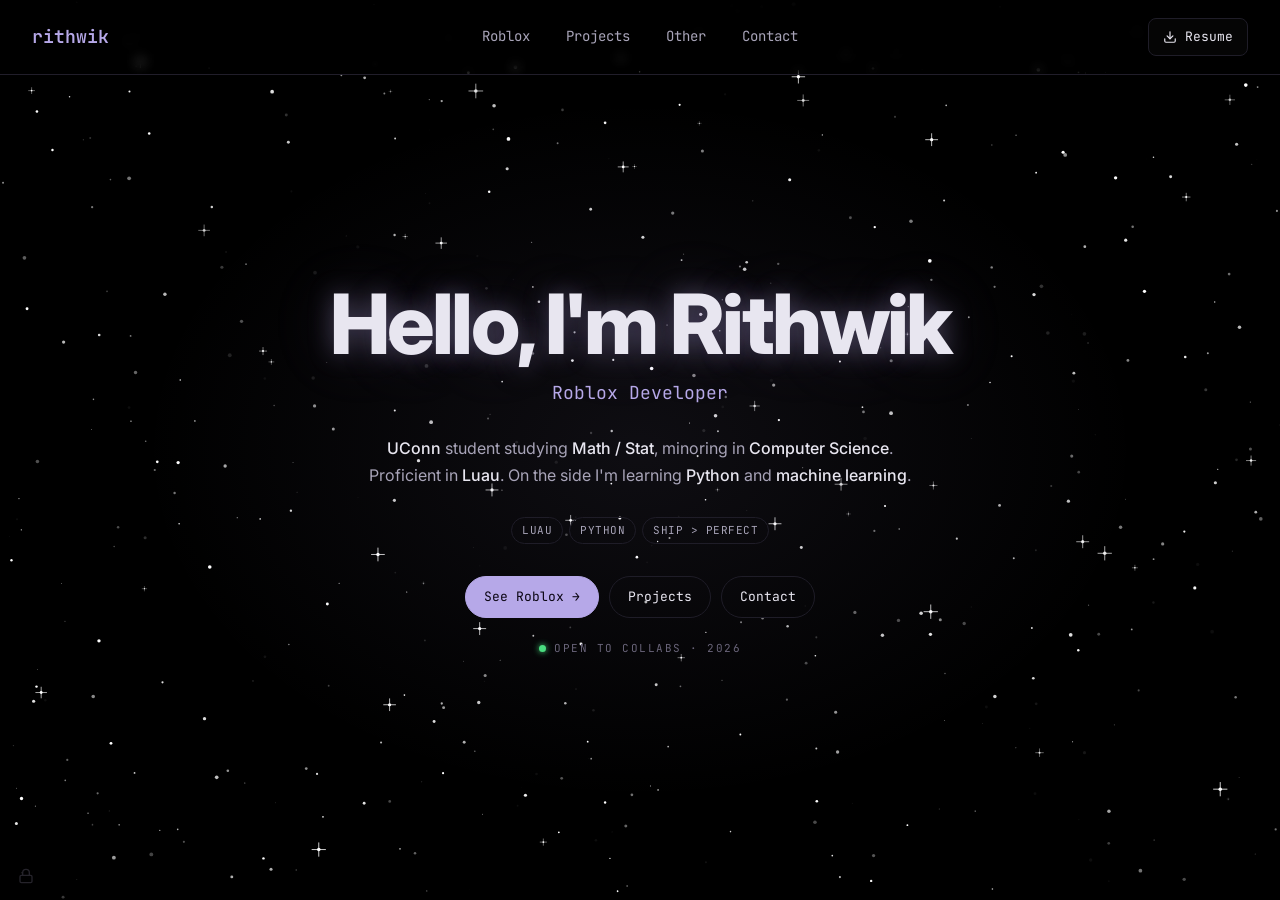
<file: index.html>
<!DOCTYPE html>
<html lang="en">
<head>
<meta charset="UTF-8"/>
<meta name="viewport" content="width=device-width, initial-scale=1.0"/>
<title>Rithwik — Dev</title>
<link rel="preconnect" href="https://fonts.googleapis.com"/>
<link rel="preconnect" href="https://fonts.gstatic.com" crossorigin/>
<link href="https://fonts.googleapis.com/css2?family=JetBrains+Mono:wght@400;500;600&family=Inter:wght@400;500;600;700;800&display=swap" rel="stylesheet"/>
<link rel="stylesheet" href="style.css"/>
</head>
<body class="no-scroll">

<canvas id="stars"></canvas>
<div class="vignette"></div>

<header class="topnav">
  <a class="brand" href="index.html">rithwik</a>
  <nav class="nav-tabs">
    <a class="nav-tab" href="roblox.html">Roblox</a>
    <a class="nav-tab" href="projects.html">Projects</a>
    <a class="nav-tab" href="other.html">Other</a>
    <a class="nav-tab" href="contact.html">Contact</a>
  </nav>
  <a class="resume-btn" href="Rithwik_Mohanty_Resume.pdf" download>
    <svg viewBox="0 0 24 24" fill="none" stroke="currentColor" stroke-width="2" stroke-linecap="round" stroke-linejoin="round"><path d="M21 15v4a2 2 0 0 1-2 2H5a2 2 0 0 1-2-2v-4"/><polyline points="7 10 12 15 17 10"/><line x1="12" y1="15" x2="12" y2="3"/></svg>
    Resume
  </a>
</header>

<main class="landing">
  <div class="landing-inner">
    <h1>Hello, I'm Rithwik</h1>
    <div class="subline">Roblox Developer</div>
    <p class="about">
      <strong>UConn</strong> student studying <strong>Math / Stat</strong>, minoring in <strong>Computer Science</strong>. Proficient in <strong>Luau</strong>. On the side I'm learning <strong>Python</strong> and <strong>machine learning</strong>.
    </p>
    <div class="pillows">
      <span class="pill">LUAU</span>
      <span class="pill">PYTHON</span>
      <span class="pill">SHIP &gt; PERFECT</span>
    </div>
    <div class="quick-nav">
      <a class="qbtn primary" href="roblox.html">See Roblox →</a>
      <a class="qbtn" href="projects.html">Projects</a>
      <a class="qbtn" href="contact.html">Contact</a>
    </div>
    <div class="pulse-row"><span class="pulse"></span>open to collabs · 2026</div>
  </div>
</main>

<a class="secret-lock" href="room.html" aria-label="?">
  <svg viewBox="0 0 24 24" fill="none" stroke="currentColor" stroke-width="2" stroke-linecap="round" stroke-linejoin="round"><rect x="3" y="11" width="18" height="11" rx="2" ry="2"/><path d="M7 11V7a5 5 0 0 1 10 0v4"/></svg>
</a>

<script src="stars.js"></script>
<script src="transitions.js"></script>
<script src="email-form.js"></script>
<script src="lightbox.js"></script>
</body>
</html>
</file>
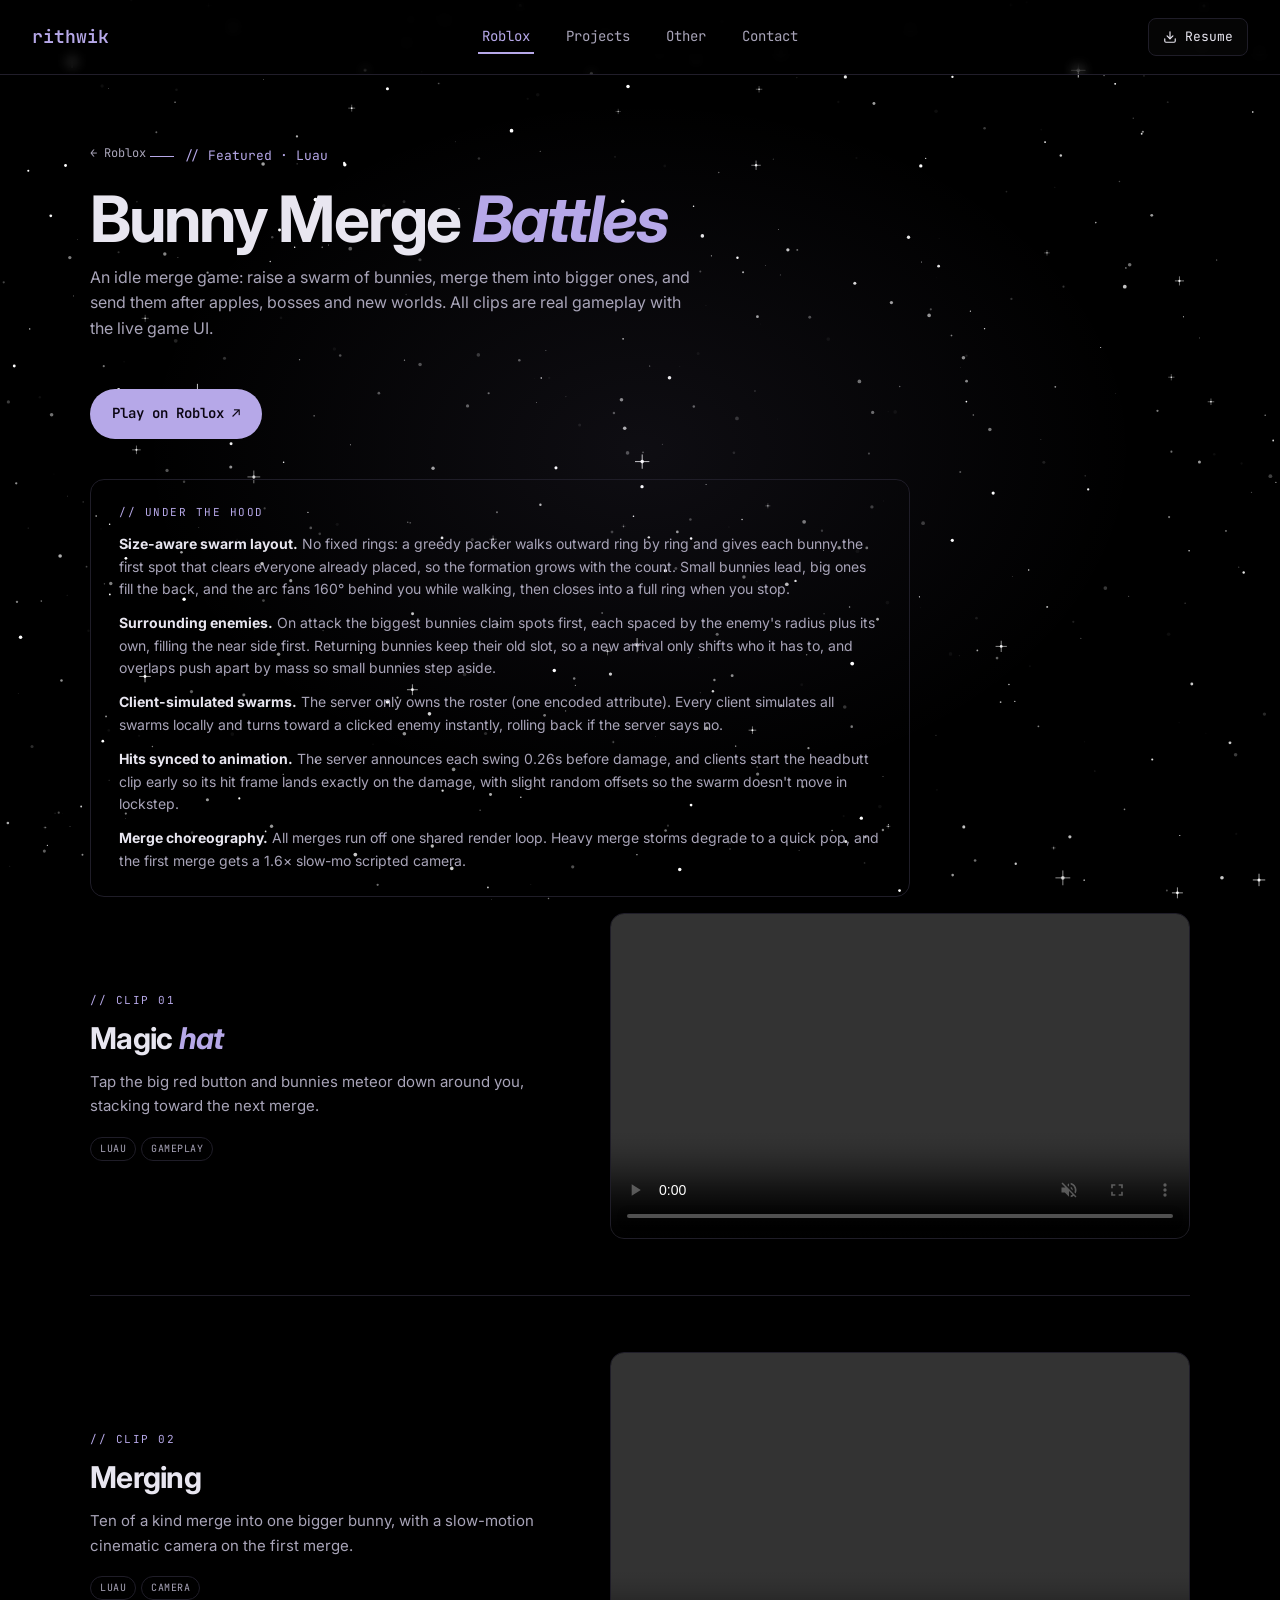
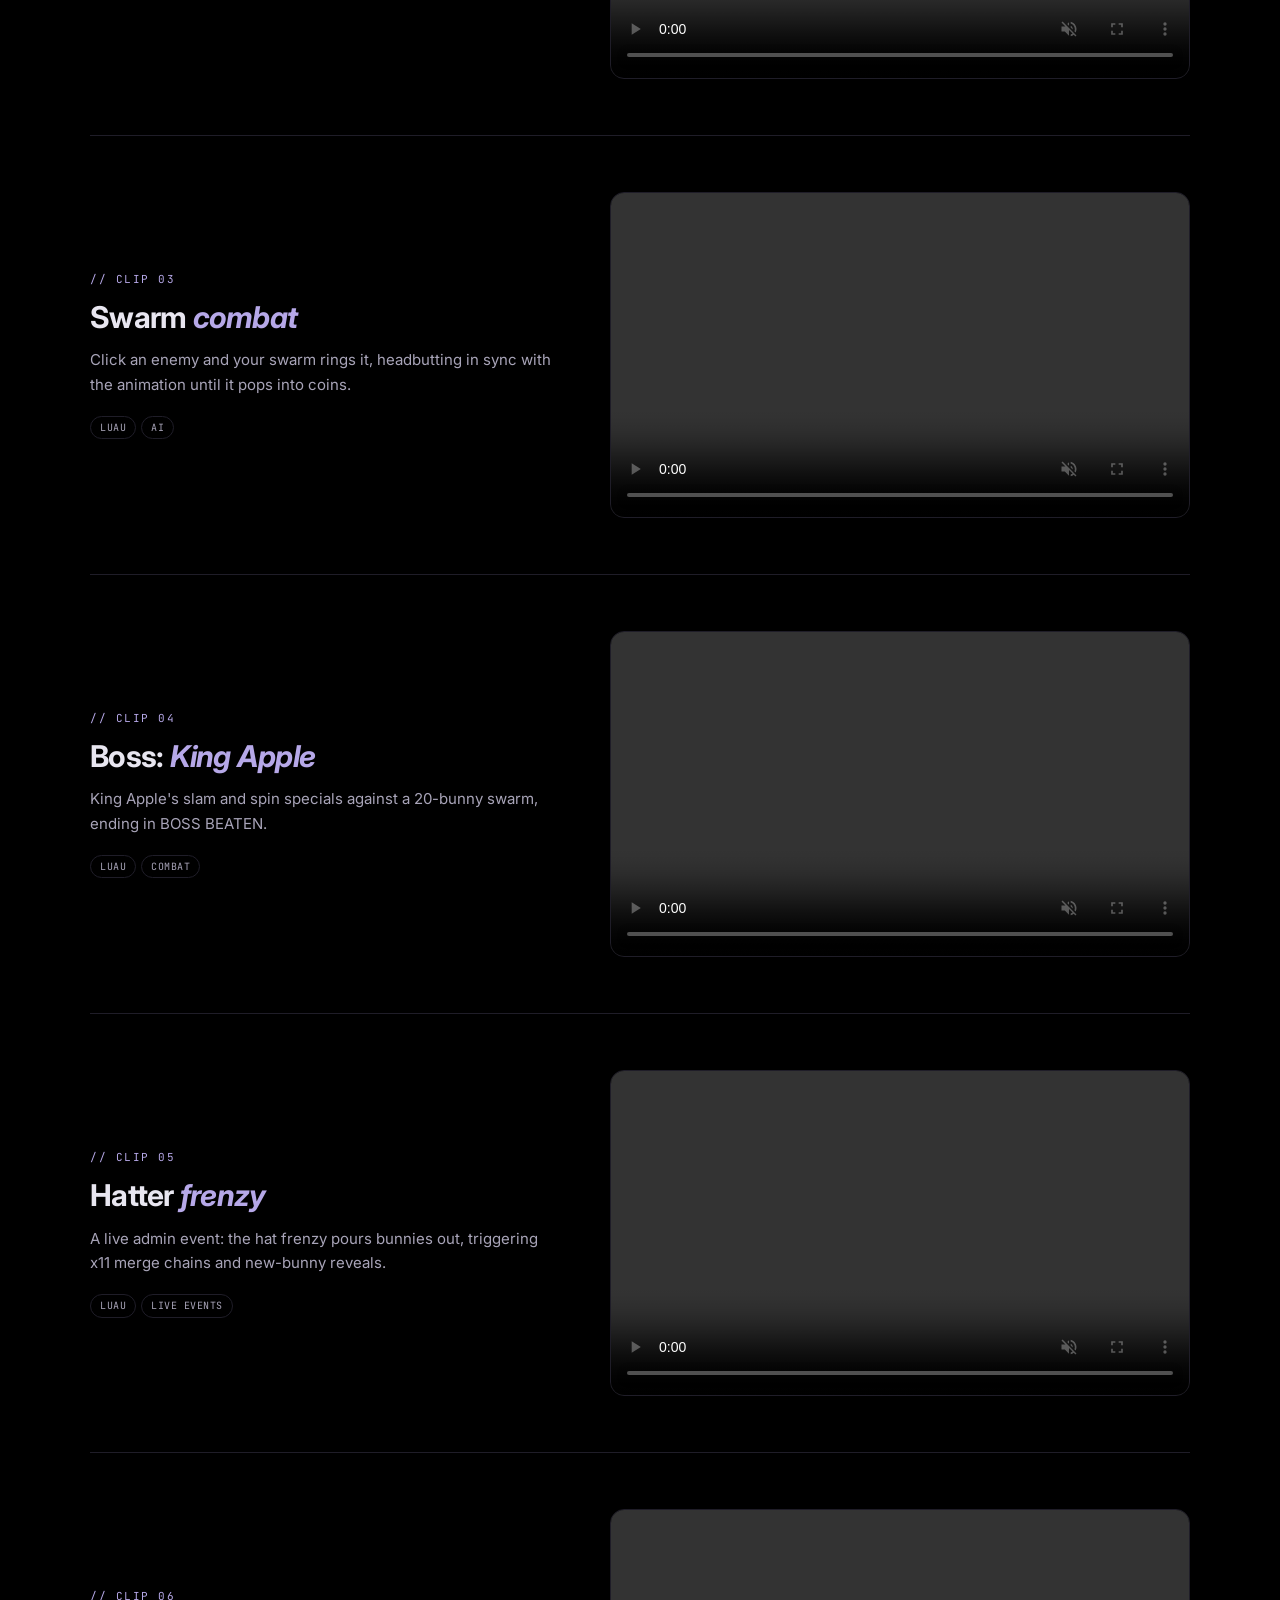
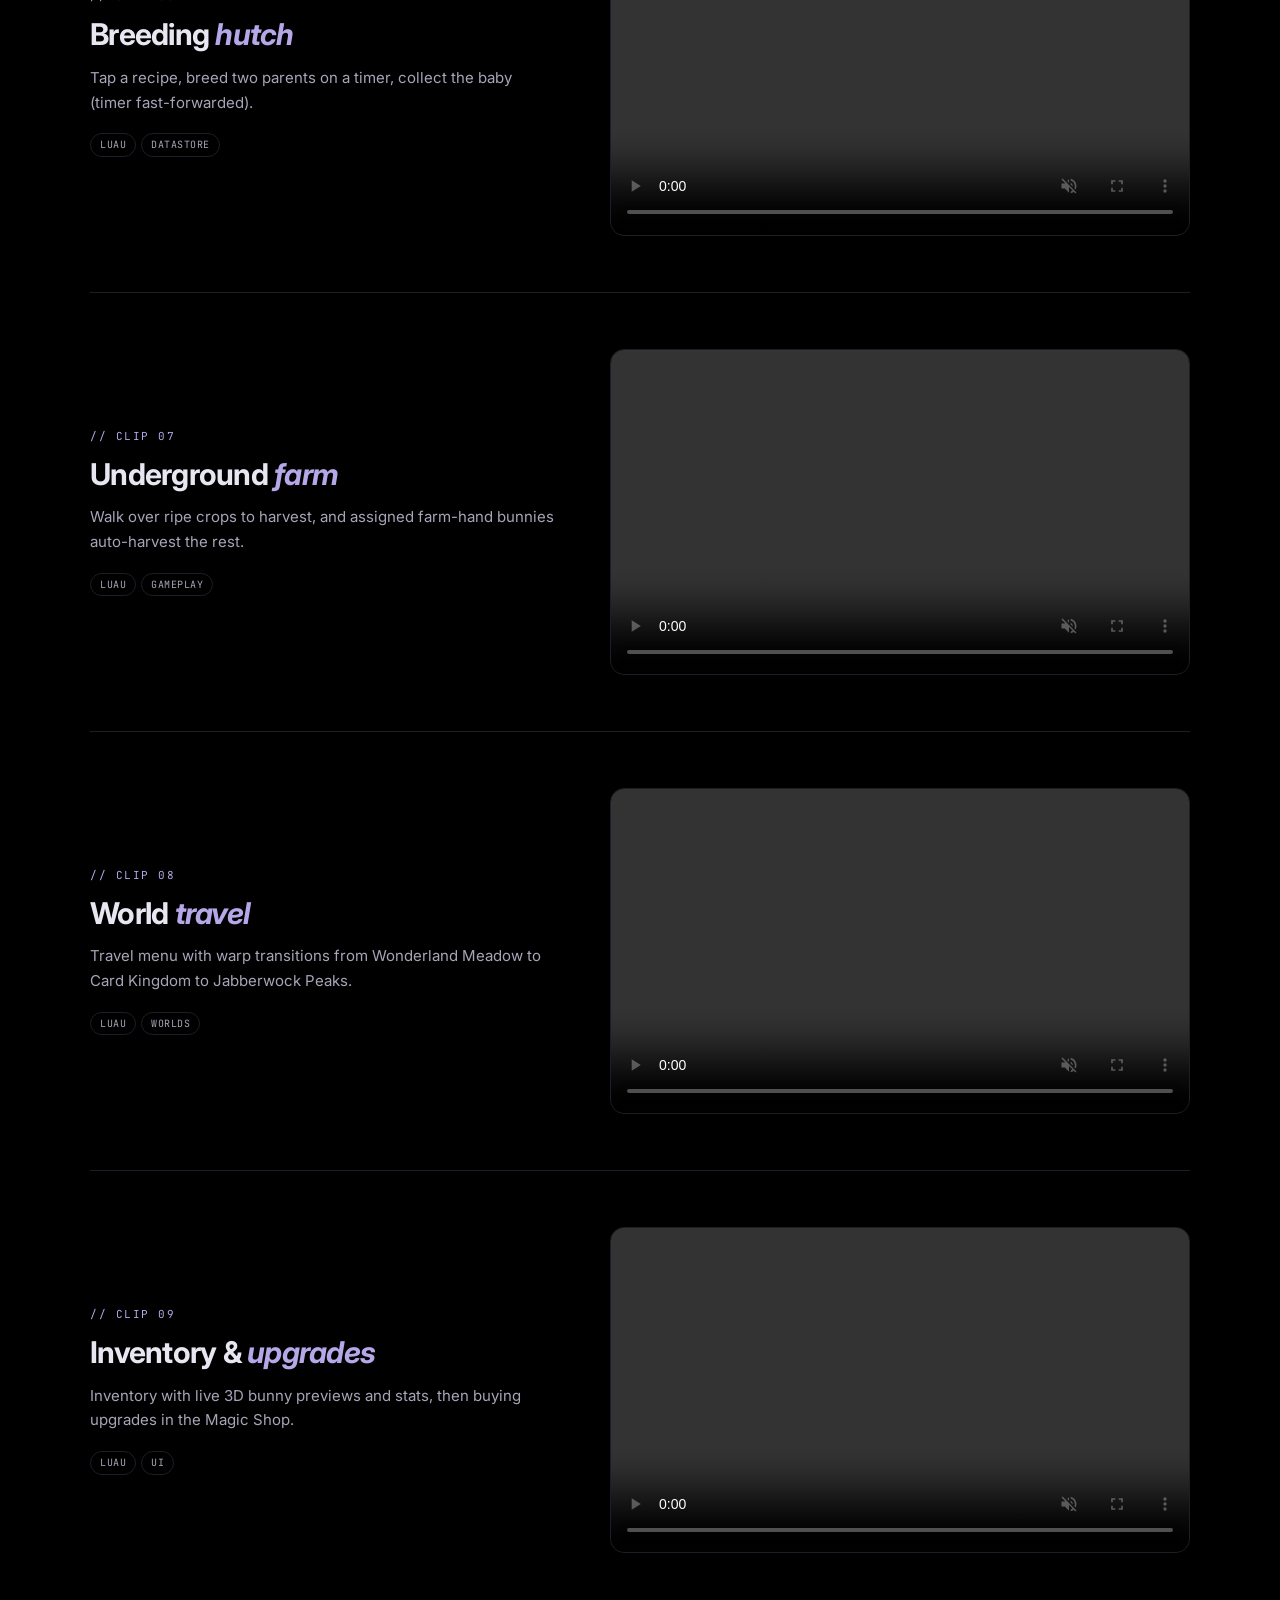
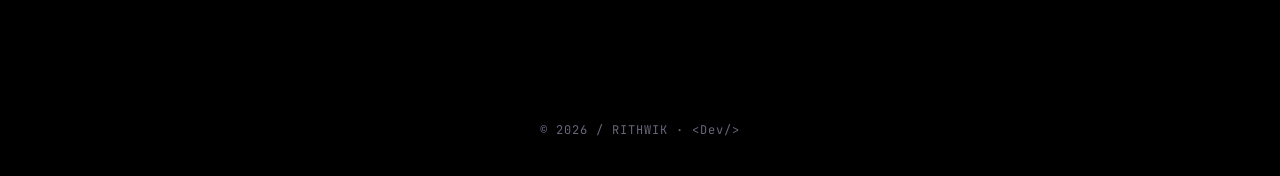
<file: bunny.html>
<!DOCTYPE html>
<html lang="en">
<head>
<meta charset="UTF-8"/>
<meta name="viewport" content="width=device-width, initial-scale=1.0"/>
<title>Rithwik — Bunny Merge Battles</title>
<link rel="preconnect" href="https://fonts.googleapis.com"/>
<link rel="preconnect" href="https://fonts.gstatic.com" crossorigin/>
<link href="https://fonts.googleapis.com/css2?family=JetBrains+Mono:wght@400;500;600&family=Inter:wght@400;500;600;700;800&display=swap" rel="stylesheet"/>
<link rel="stylesheet" href="style.css"/>
</head>
<body>

<canvas id="stars"></canvas>
<div class="vignette"></div>

<header class="topnav">
  <a class="brand" href="index.html">rithwik</a>
  <nav class="nav-tabs">
    <a class="nav-tab on" href="roblox.html">Roblox</a>
    <a class="nav-tab" href="projects.html">Projects</a>
    <a class="nav-tab" href="other.html">Other</a>
    <a class="nav-tab" href="contact.html">Contact</a>
  </nav>
  <a class="resume-btn" href="Rithwik_Mohanty_Resume.pdf" download>
    <svg viewBox="0 0 24 24" fill="none" stroke="currentColor" stroke-width="2" stroke-linecap="round" stroke-linejoin="round"><path d="M21 15v4a2 2 0 0 1-2 2H5a2 2 0 0 1-2-2v-4"/><polyline points="7 10 12 15 17 10"/><line x1="12" y1="15" x2="12" y2="3"/></svg>
    Resume
  </a>
</header>

<main class="page">
  <div class="container">
    <a class="detail-back" href="roblox.html">← Roblox</a>
    <div class="sec-tag">// Featured · Luau</div>
    <h1 class="sec-title">Bunny Merge <em>Battles</em></h1>
    <p class="sec-blurb">An idle merge game: raise a swarm of bunnies, merge them into bigger ones, and send them after apples, bosses and new worlds. All clips are real gameplay with the live game UI.</p>
    <a class="mail-btn" href="https://www.roblox.com/games/92584128351719/Bunny-Merge-Battles" target="_blank" rel="noopener">Play on Roblox ↗</a>

    <div class="design-notes">
      <div class="sys-tag">// Under the hood</div>
      <ul>
        <li><b>Size-aware swarm layout.</b> No fixed rings: a greedy packer walks outward ring by ring and gives each bunny the first spot that clears everyone already placed, so the formation grows with the count. Small bunnies lead, big ones fill the back, and the arc fans 160° behind you while walking, then closes into a full ring when you stop.</li>
        <li><b>Surrounding enemies.</b> On attack the biggest bunnies claim spots first, each spaced by the enemy's radius plus its own, filling the near side first. Returning bunnies keep their old slot, so a new arrival only shifts who it has to, and overlaps push apart by mass so small bunnies step aside.</li>
        <li><b>Client-simulated swarms.</b> The server only owns the roster (one encoded attribute). Every client simulates all swarms locally and turns toward a clicked enemy instantly, rolling back if the server says no.</li>
        <li><b>Hits synced to animation.</b> The server announces each swing 0.26s before damage, and clients start the headbutt clip early so its hit frame lands exactly on the damage, with slight random offsets so the swarm doesn't move in lockstep.</li>
        <li><b>Merge choreography.</b> All merges run off one shared render loop. Heavy merge storms degrade to a quick pop, and the first merge gets a 1.6× slow-mo scripted camera.</li>
      </ul>
    </div>

    <div class="systems">
      <section class="system">
        <div class="system-text">
          <div class="sys-tag">// CLIP 01</div>
          <h2>Magic <em>hat</em></h2>
          <p>Tap the big red button and bunnies meteor down around you, stacking toward the next merge.</p>
          <div class="tags"><span class="pill">LUAU</span><span class="pill">GAMEPLAY</span></div>
        </div>
        <div class="system-media"><video controls muted loop playsinline preload="metadata" src="media/bunny/01_tap_magic_hat.mp4"></video></div>
      </section>

      <section class="system">
        <div class="system-text">
          <div class="sys-tag">// CLIP 02</div>
          <h2>Merging</h2>
          <p>Ten of a kind merge into one bigger bunny, with a slow-motion cinematic camera on the first merge.</p>
          <div class="tags"><span class="pill">LUAU</span><span class="pill">CAMERA</span></div>
        </div>
        <div class="system-media"><video controls muted loop playsinline preload="metadata" src="media/bunny/02_merge_slowmo.mp4"></video></div>
      </section>

      <section class="system">
        <div class="system-text">
          <div class="sys-tag">// CLIP 03</div>
          <h2>Swarm <em>combat</em></h2>
          <p>Click an enemy and your swarm rings it, headbutting in sync with the animation until it pops into coins.</p>
          <div class="tags"><span class="pill">LUAU</span><span class="pill">AI</span></div>
        </div>
        <div class="system-media"><video controls muted loop playsinline preload="metadata" src="media/bunny/03_swarm_apple_bonk.mp4"></video></div>
      </section>

      <section class="system">
        <div class="system-text">
          <div class="sys-tag">// CLIP 04</div>
          <h2>Boss: <em>King Apple</em></h2>
          <p>King Apple's slam and spin specials against a 20-bunny swarm, ending in BOSS BEATEN.</p>
          <div class="tags"><span class="pill">LUAU</span><span class="pill">COMBAT</span></div>
        </div>
        <div class="system-media"><video controls muted loop playsinline preload="metadata" src="media/bunny/04_boss_king_apple.mp4"></video></div>
      </section>

      <section class="system">
        <div class="system-text">
          <div class="sys-tag">// CLIP 05</div>
          <h2>Hatter <em>frenzy</em></h2>
          <p>A live admin event: the hat frenzy pours bunnies out, triggering x11 merge chains and new-bunny reveals.</p>
          <div class="tags"><span class="pill">LUAU</span><span class="pill">LIVE EVENTS</span></div>
        </div>
        <div class="system-media"><video controls muted loop playsinline preload="metadata" src="media/bunny/05_hatter_frenzy.mp4"></video></div>
      </section>

      <section class="system">
        <div class="system-text">
          <div class="sys-tag">// CLIP 06</div>
          <h2>Breeding <em>hutch</em></h2>
          <p>Tap a recipe, breed two parents on a timer, collect the baby (timer fast-forwarded).</p>
          <div class="tags"><span class="pill">LUAU</span><span class="pill">DATASTORE</span></div>
        </div>
        <div class="system-media"><video controls muted loop playsinline preload="metadata" src="media/bunny/06_breeding_hutch.mp4"></video></div>
      </section>

      <section class="system">
        <div class="system-text">
          <div class="sys-tag">// CLIP 07</div>
          <h2>Underground <em>farm</em></h2>
          <p>Walk over ripe crops to harvest, and assigned farm-hand bunnies auto-harvest the rest.</p>
          <div class="tags"><span class="pill">LUAU</span><span class="pill">GAMEPLAY</span></div>
        </div>
        <div class="system-media"><video controls muted loop playsinline preload="metadata" src="media/bunny/07_farm_harvest.mp4"></video></div>
      </section>

      <section class="system">
        <div class="system-text">
          <div class="sys-tag">// CLIP 08</div>
          <h2>World <em>travel</em></h2>
          <p>Travel menu with warp transitions from Wonderland Meadow to Card Kingdom to Jabberwock Peaks.</p>
          <div class="tags"><span class="pill">LUAU</span><span class="pill">WORLDS</span></div>
        </div>
        <div class="system-media"><video controls muted loop playsinline preload="metadata" src="media/bunny/08_world_travel.mp4"></video></div>
      </section>

      <section class="system">
        <div class="system-text">
          <div class="sys-tag">// CLIP 09</div>
          <h2>Inventory &amp; <em>upgrades</em></h2>
          <p>Inventory with live 3D bunny previews and stats, then buying upgrades in the Magic Shop.</p>
          <div class="tags"><span class="pill">LUAU</span><span class="pill">UI</span></div>
        </div>
        <div class="system-media"><video controls muted loop playsinline preload="metadata" src="media/bunny/09_ui_inventory_upgrades.mp4"></video></div>
      </section>
    </div>
  </div>
</main>

<footer>© 2026 / RITHWIK · &lt;Dev/&gt;</footer>
<script src="stars.js"></script>
<script src="transitions.js"></script>
<script src="email-form.js"></script>
<script src="lightbox.js"></script>
</body>
</html>
</file>
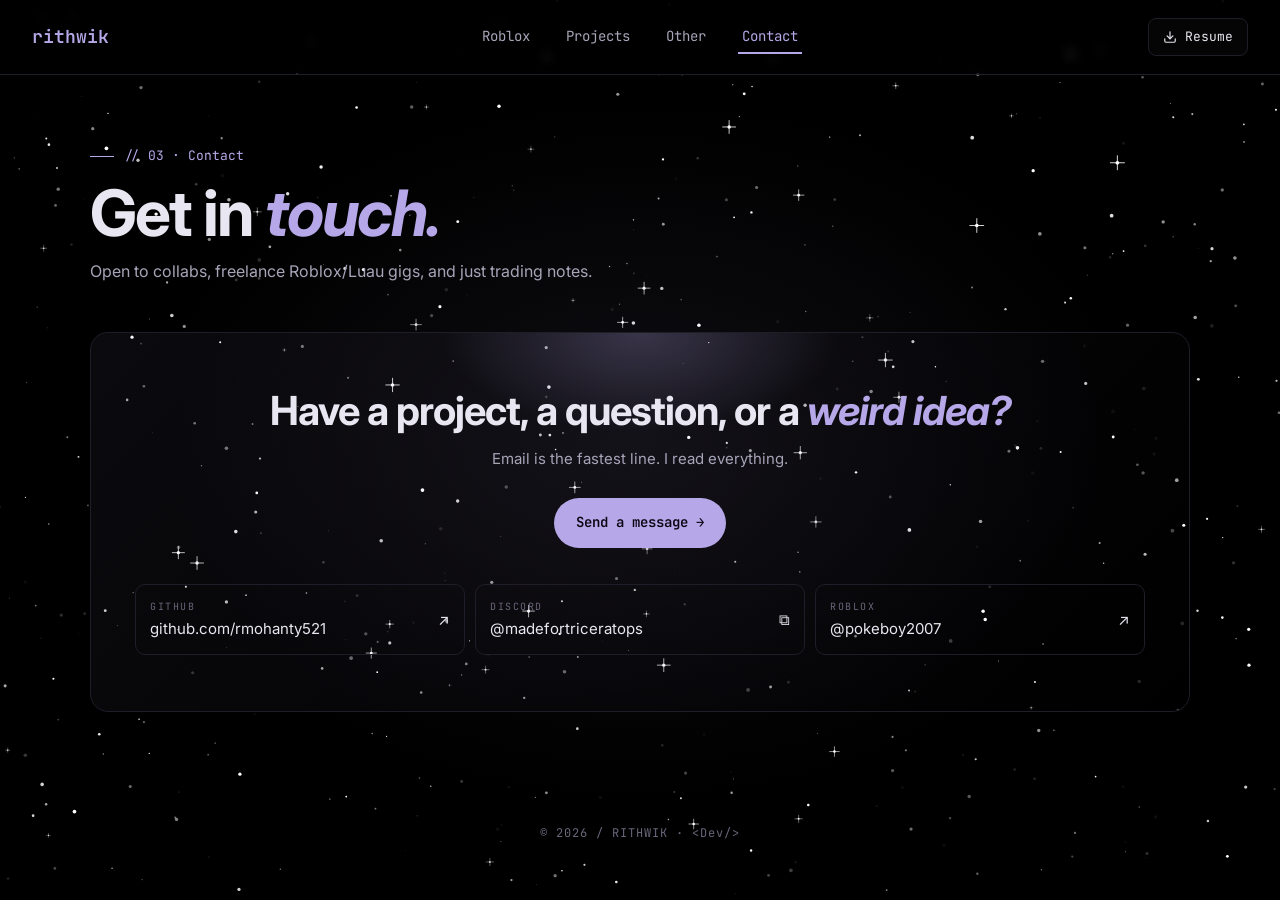
<file: contact.html>
<!DOCTYPE html>
<html lang="en">
<head>
<meta charset="UTF-8"/>
<meta name="viewport" content="width=device-width, initial-scale=1.0"/>
<title>Rithwik — Contact</title>
<link rel="preconnect" href="https://fonts.googleapis.com"/>
<link rel="preconnect" href="https://fonts.gstatic.com" crossorigin/>
<link href="https://fonts.googleapis.com/css2?family=JetBrains+Mono:wght@400;500;600&family=Inter:wght@400;500;600;700;800&display=swap" rel="stylesheet"/>
<link rel="stylesheet" href="style.css"/>
</head>
<body>

<canvas id="stars"></canvas>
<div class="vignette"></div>

<header class="topnav">
  <a class="brand" href="index.html">rithwik</a>
  <nav class="nav-tabs">
    <a class="nav-tab" href="roblox.html">Roblox</a>
    <a class="nav-tab" href="projects.html">Projects</a>
    <a class="nav-tab" href="other.html">Other</a>
    <a class="nav-tab on" href="contact.html">Contact</a>
  </nav>
  <a class="resume-btn" href="Rithwik_Mohanty_Resume.pdf" download>
    <svg viewBox="0 0 24 24" fill="none" stroke="currentColor" stroke-width="2" stroke-linecap="round" stroke-linejoin="round"><path d="M21 15v4a2 2 0 0 1-2 2H5a2 2 0 0 1-2-2v-4"/><polyline points="7 10 12 15 17 10"/><line x1="12" y1="15" x2="12" y2="3"/></svg>
    Resume
  </a>
</header>

<main class="page">
  <div class="container">
    <div class="sec-tag">// 03 · Contact</div>
    <h1 class="sec-title">Get in <em>touch.</em></h1>
    <p class="sec-blurb">Open to collabs, freelance Roblox/Luau gigs, and just trading notes.</p>
    <div class="contact-card">
      <h2>Have a project, a question, or a <em>weird idea?</em></h2>
      <p>Email is the fastest line. I read everything.</p>
      <a class="mail-btn" href="mailto:rithmohanty07@gmail.com" data-open-email>Send a message →</a>
      <div class="contact-list">
        <a href="https://github.com/rmohanty521" target="_blank" rel="noopener noreferrer"><div><span class="lab">GITHUB</span>github.com/rmohanty521</div><span>↗</span></a>
        <a href="#" id="discord-copy" data-handle="madefortriceratops"><div><span class="lab">DISCORD</span><span id="discord-text">@madefortriceratops</span></div><span id="discord-icon">⧉</span></a>
        <a href="https://www.roblox.com/users/profile?username=pokeboy2007" target="_blank" rel="noopener noreferrer"><div><span class="lab">ROBLOX</span>@pokeboy2007</div><span>↗</span></a>
      </div>
    </div>

    <div id="email-modal" class="modal" hidden>
      <div class="modal-backdrop" data-modal-close></div>
      <div class="modal-card" role="dialog" aria-modal="true" aria-labelledby="email-modal-title">
        <button type="button" class="modal-close" data-modal-close aria-label="Close">×</button>
        <h2 id="email-modal-title">Send a <em>message</em></h2>
        <p class="modal-sub">Lands in my inbox. I read everything.</p>
        <form id="email-form" class="email-form" novalidate>
          <label class="field"><span>Your name</span><input type="text" name="name" required autocomplete="name"></label>
          <label class="field"><span>Your email</span><input type="email" name="email" required autocomplete="email"></label>
          <label class="field"><span>Subject</span><input type="text" name="subject" required></label>
          <label class="field"><span>Message</span><textarea name="message" rows="5" required></textarea></label>
          <button type="submit" class="mail-btn">Send →</button>
          <p class="form-status" id="form-status"></p>
        </form>
      </div>
    </div>
  </div>
</main>

<footer>© 2026 / RITHWIK · &lt;Dev/&gt;</footer>
<script src="stars.js"></script>
<script src="transitions.js"></script>
<script src="email-form.js"></script>
<script src="lightbox.js"></script>
</body>
</html>
</file>
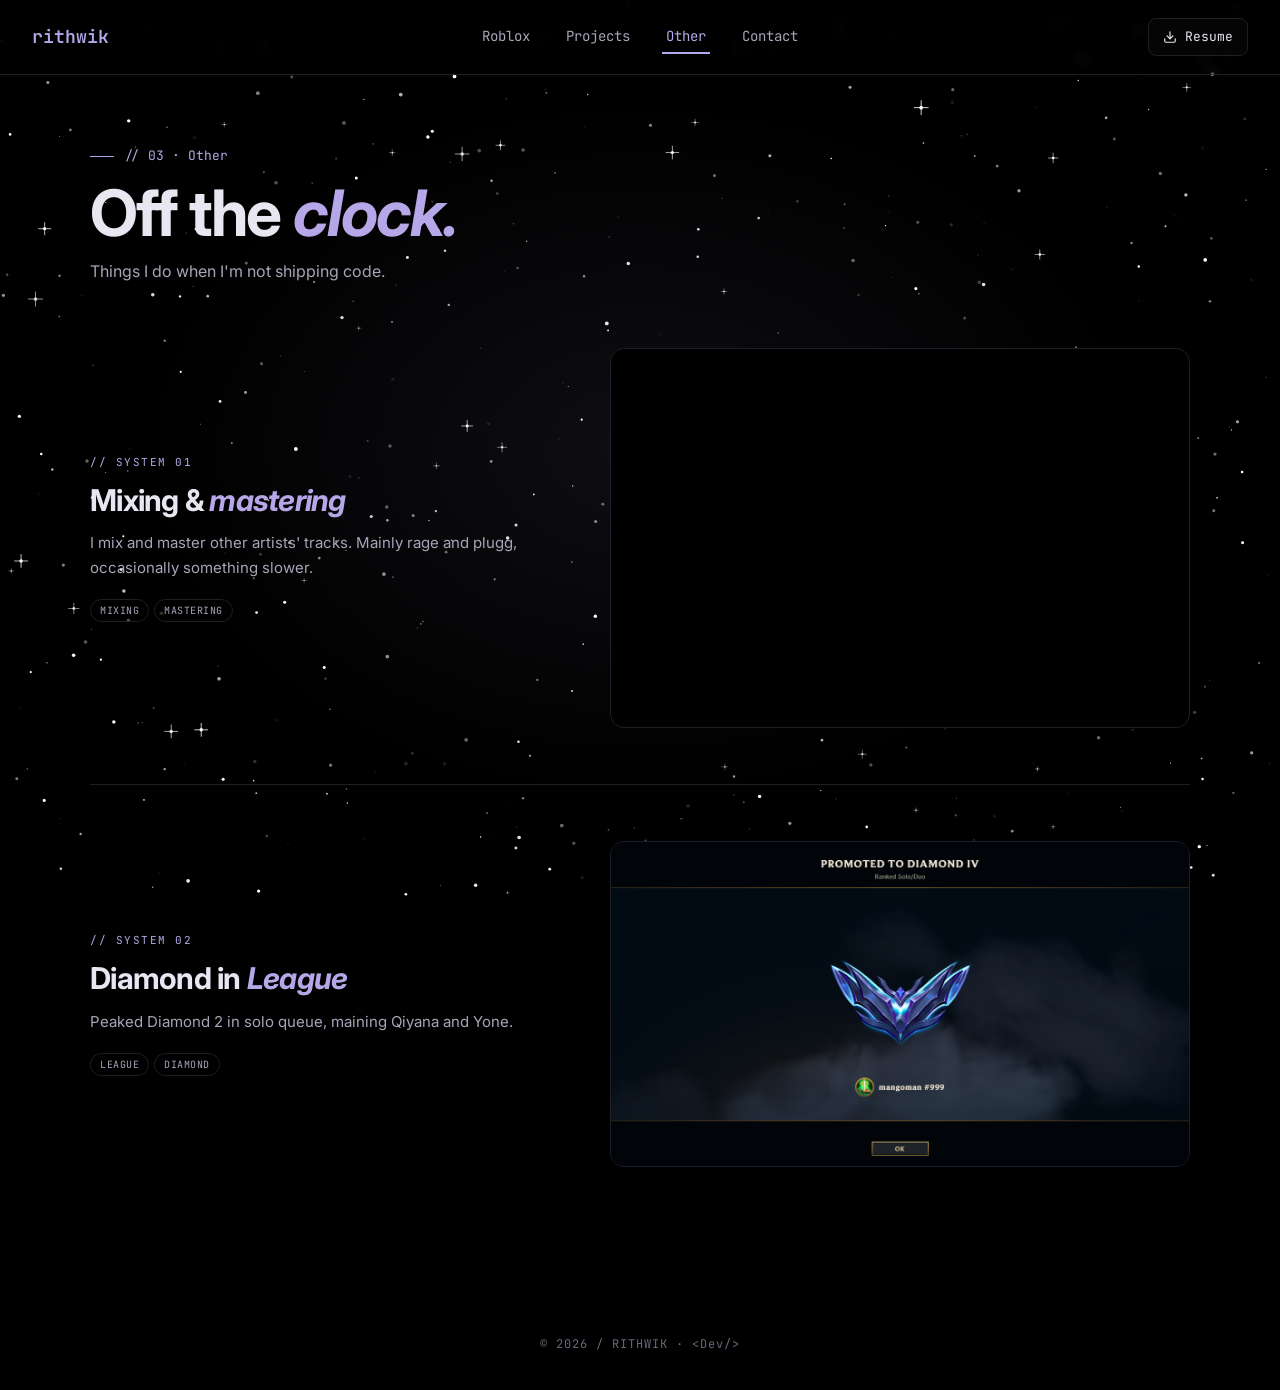
<file: other.html>
<!DOCTYPE html>
<html lang="en">
<head>
<meta charset="UTF-8"/>
<meta name="viewport" content="width=device-width, initial-scale=1.0"/>
<title>Rithwik — Other</title>
<link rel="preconnect" href="https://fonts.googleapis.com"/>
<link rel="preconnect" href="https://fonts.gstatic.com" crossorigin/>
<link href="https://fonts.googleapis.com/css2?family=JetBrains+Mono:wght@400;500;600&family=Inter:wght@400;500;600;700;800&display=swap" rel="stylesheet"/>
<link rel="stylesheet" href="style.css"/>
</head>
<body>

<canvas id="stars"></canvas>
<div class="vignette"></div>

<header class="topnav">
  <a class="brand" href="index.html">rithwik</a>
  <nav class="nav-tabs">
    <a class="nav-tab" href="roblox.html">Roblox</a>
    <a class="nav-tab" href="projects.html">Projects</a>
    <a class="nav-tab on" href="other.html">Other</a>
    <a class="nav-tab" href="contact.html">Contact</a>
  </nav>
  <a class="resume-btn" href="Rithwik_Mohanty_Resume.pdf" download>
    <svg viewBox="0 0 24 24" fill="none" stroke="currentColor" stroke-width="2" stroke-linecap="round" stroke-linejoin="round"><path d="M21 15v4a2 2 0 0 1-2 2H5a2 2 0 0 1-2-2v-4"/><polyline points="7 10 12 15 17 10"/><line x1="12" y1="15" x2="12" y2="3"/></svg>
    Resume
  </a>
</header>

<main class="page">
  <div class="container">
    <div class="sec-tag">// 03 · Other</div>
    <h1 class="sec-title">Off the <em>clock.</em></h1>
    <p class="sec-blurb">Things I do when I'm not shipping code.</p>

    <div class="systems">
      <section class="system">
        <div class="system-text">
          <div class="sys-tag">// SYSTEM 01</div>
          <h2>Mixing &amp; <em>mastering</em></h2>
          <p>I mix and master other artists' tracks. Mainly rage and plugg, occasionally something slower.</p>
          <div class="tags"><span class="pill">MIXING</span><span class="pill">MASTERING</span></div>
        </div>
        <div class="system-media">
          <iframe style="border-radius:14px" src="https://open.spotify.com/embed/album/0mxfHFTJA2KY7benCa7pfS?utm_source=generator" width="100%" height="380" frameborder="0" allowfullscreen="" allow="autoplay; clipboard-write; encrypted-media; fullscreen; picture-in-picture" loading="lazy"></iframe>
        </div>
      </section>

      <section class="system">
        <div class="system-text">
          <div class="sys-tag">// SYSTEM 02</div>
          <h2>Diamond in <em>League</em></h2>
          <p>Peaked Diamond 2 in solo queue, maining Qiyana and Yone.</p>
          <div class="tags"><span class="pill">LEAGUE</span><span class="pill">DIAMOND</span></div>
        </div>
        <div class="system-media">
          <img src="media/diamond.png" alt="Diamond rank screenshot from League of Legends"/>
        </div>
      </section>
    </div>
  </div>
</main>

<footer>© 2026 / RITHWIK · &lt;Dev/&gt;</footer>
<script src="stars.js"></script>
<script src="transitions.js"></script>
<script src="email-form.js"></script>
<script src="lightbox.js"></script>
</body>
</html>
</file>
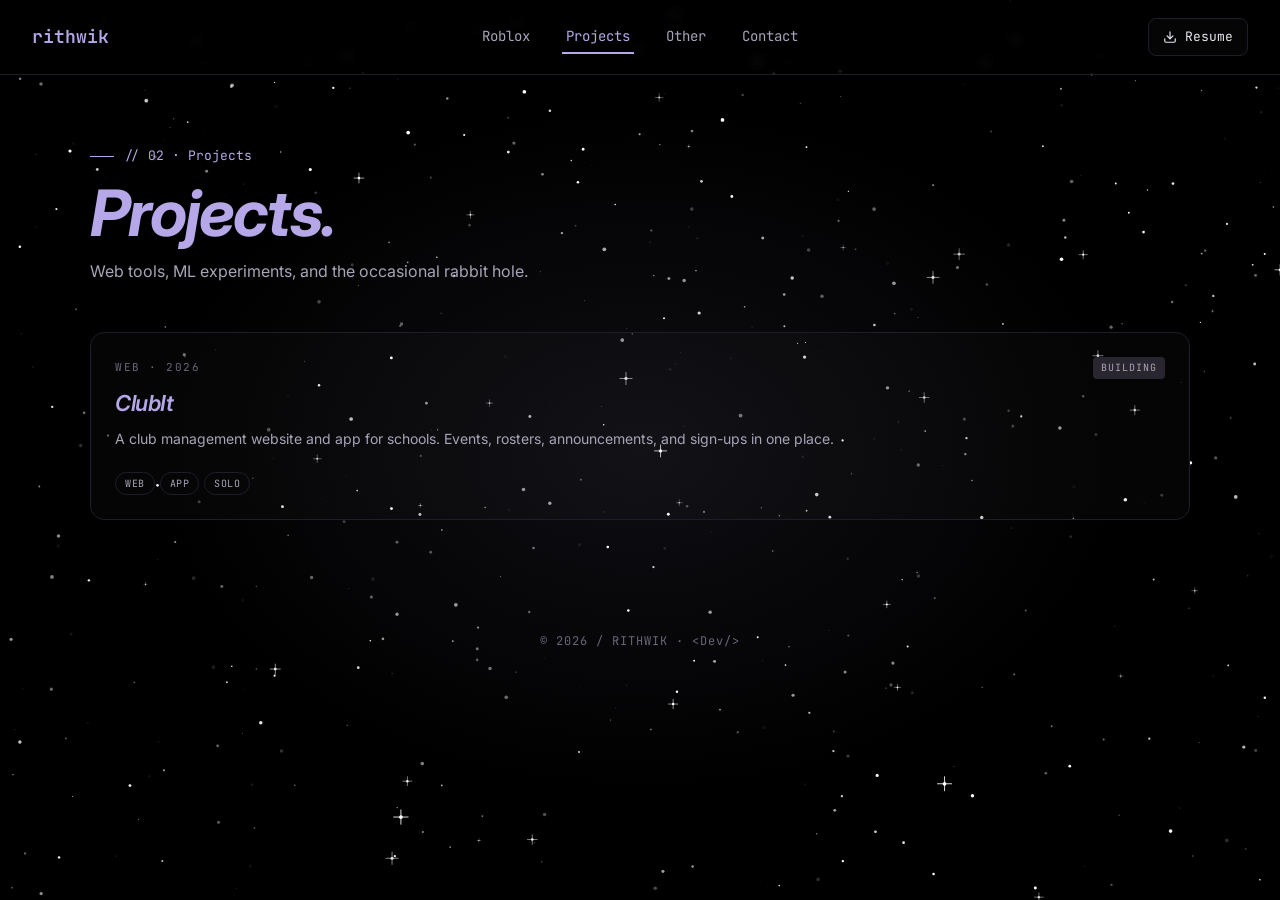
<file: projects.html>
<!DOCTYPE html>
<html lang="en">
<head>
<meta charset="UTF-8"/>
<meta name="viewport" content="width=device-width, initial-scale=1.0"/>
<title>Rithwik — Projects</title>
<link rel="preconnect" href="https://fonts.googleapis.com"/>
<link rel="preconnect" href="https://fonts.gstatic.com" crossorigin/>
<link href="https://fonts.googleapis.com/css2?family=JetBrains+Mono:wght@400;500;600&family=Inter:wght@400;500;600;700;800&display=swap" rel="stylesheet"/>
<link rel="stylesheet" href="style.css"/>
</head>
<body>

<canvas id="stars"></canvas>
<div class="vignette"></div>

<header class="topnav">
  <a class="brand" href="index.html">rithwik</a>
  <nav class="nav-tabs">
    <a class="nav-tab" href="roblox.html">Roblox</a>
    <a class="nav-tab on" href="projects.html">Projects</a>
    <a class="nav-tab" href="other.html">Other</a>
    <a class="nav-tab" href="contact.html">Contact</a>
  </nav>
  <a class="resume-btn" href="Rithwik_Mohanty_Resume.pdf" download>
    <svg viewBox="0 0 24 24" fill="none" stroke="currentColor" stroke-width="2" stroke-linecap="round" stroke-linejoin="round"><path d="M21 15v4a2 2 0 0 1-2 2H5a2 2 0 0 1-2-2v-4"/><polyline points="7 10 12 15 17 10"/><line x1="12" y1="15" x2="12" y2="3"/></svg>
    Resume
  </a>
</header>

<main class="page">
  <div class="container">
    <div class="sec-tag">// 02 · Projects</div>
    <h1 class="sec-title"><em>Projects.</em></h1>
    <p class="sec-blurb">Web tools, ML experiments, and the occasional rabbit hole.</p>
    <div class="grid">
      <a class="card" href="https://clubit.app" target="_blank" rel="noopener noreferrer">
        <div class="meta"><span>WEB · 2026</span><span class="chip wip">BUILDING</span></div>
        <h3><em>ClubIt</em></h3>
        <p>A club management website and app for schools. Events, rosters, announcements, and sign-ups in one place.</p>
        <div class="tags"><span class="pill">WEB</span><span class="pill">APP</span><span class="pill">SOLO</span></div>
      </a>
    </div>
  </div>
</main>

<footer>© 2026 / RITHWIK · &lt;Dev/&gt;</footer>
<script src="stars.js"></script>
<script src="transitions.js"></script>
<script src="email-form.js"></script>
<script src="lightbox.js"></script>
</body>
</html>
</file>
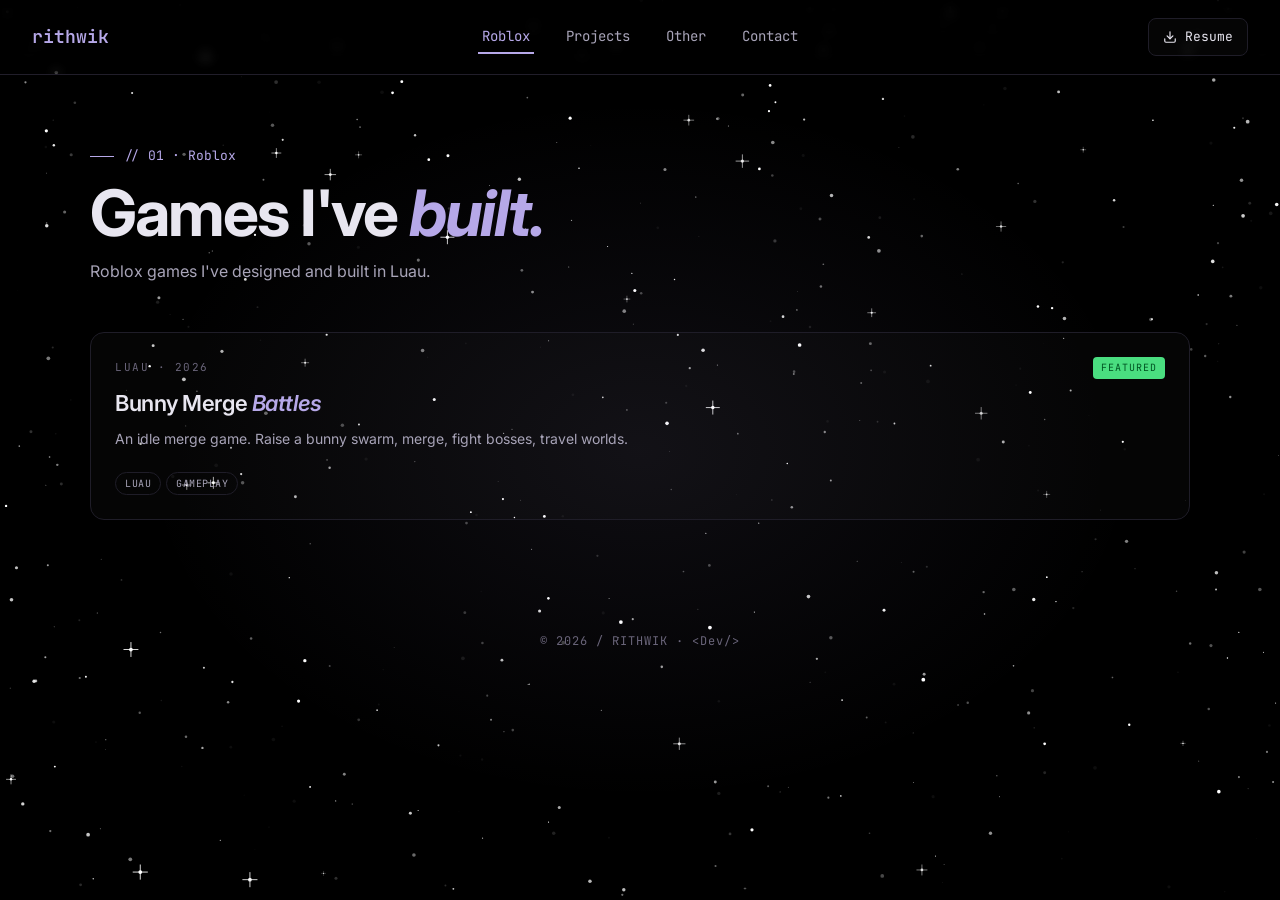
<file: roblox.html>
<!DOCTYPE html>
<html lang="en">
<head>
<meta charset="UTF-8"/>
<meta name="viewport" content="width=device-width, initial-scale=1.0"/>
<title>Rithwik — Roblox</title>
<link rel="preconnect" href="https://fonts.googleapis.com"/>
<link rel="preconnect" href="https://fonts.gstatic.com" crossorigin/>
<link href="https://fonts.googleapis.com/css2?family=JetBrains+Mono:wght@400;500;600&family=Inter:wght@400;500;600;700;800&display=swap" rel="stylesheet"/>
<link rel="stylesheet" href="style.css"/>
</head>
<body>

<canvas id="stars"></canvas>
<div class="vignette"></div>

<header class="topnav">
  <a class="brand" href="index.html">rithwik</a>
  <nav class="nav-tabs">
    <a class="nav-tab on" href="roblox.html">Roblox</a>
    <a class="nav-tab" href="projects.html">Projects</a>
    <a class="nav-tab" href="other.html">Other</a>
    <a class="nav-tab" href="contact.html">Contact</a>
  </nav>
  <a class="resume-btn" href="Rithwik_Mohanty_Resume.pdf" download>
    <svg viewBox="0 0 24 24" fill="none" stroke="currentColor" stroke-width="2" stroke-linecap="round" stroke-linejoin="round"><path d="M21 15v4a2 2 0 0 1-2 2H5a2 2 0 0 1-2-2v-4"/><polyline points="7 10 12 15 17 10"/><line x1="12" y1="15" x2="12" y2="3"/></svg>
    Resume
  </a>
</header>

<main class="page">
  <div class="container">
    <div class="sec-tag">// 01 · Roblox</div>
    <h1 class="sec-title">Games I've <em>built.</em></h1>
    <p class="sec-blurb">Roblox games I've designed and built in Luau.</p>
    <div class="grid">
      <a class="card" href="bunny.html">
        <div class="meta"><span>LUAU · 2026</span><span class="chip">FEATURED</span></div>
        <h3>Bunny Merge <em>Battles</em></h3>
        <p>An idle merge game. Raise a bunny swarm, merge, fight bosses, travel worlds.</p>
        <div class="tags"><span class="pill">LUAU</span><span class="pill">GAMEPLAY</span></div>
      </a>
    </div>
  </div>
</main>

<footer>© 2026 / RITHWIK · &lt;Dev/&gt;</footer>
<script src="stars.js"></script>
<script src="transitions.js"></script>
<script src="email-form.js"></script>
<script src="lightbox.js"></script>
</body>
</html>
</file>
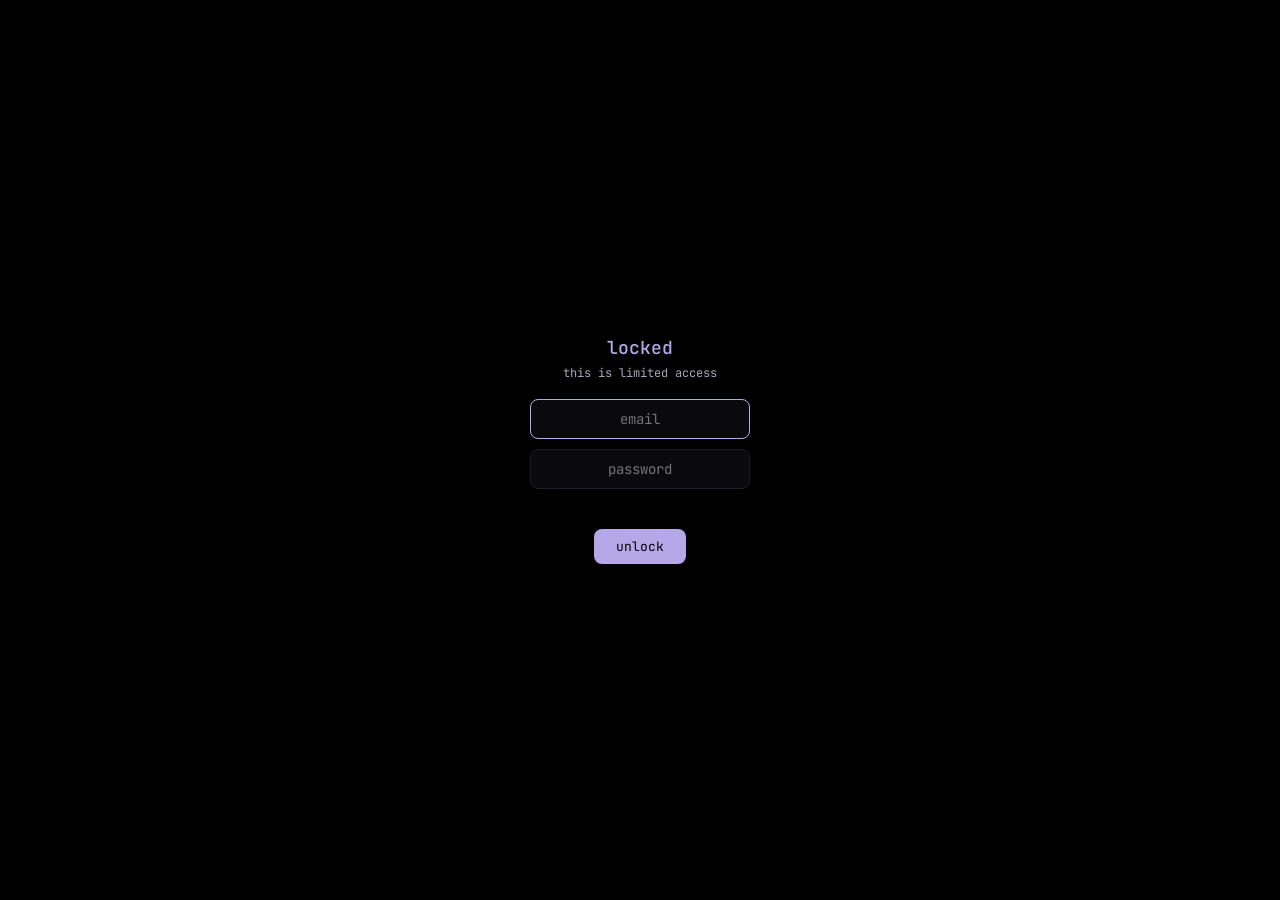
<file: room.html>
<!DOCTYPE html>
<html lang="en">
<head>
<meta charset="UTF-8"/>
<meta name="viewport" content="width=device-width, initial-scale=1.0"/>
<title>???</title>
<link rel="preconnect" href="https://fonts.googleapis.com"/>
<link rel="preconnect" href="https://fonts.gstatic.com" crossorigin/>
<link href="https://fonts.googleapis.com/css2?family=JetBrains+Mono:wght@400;500;600&display=swap" rel="stylesheet"/>
<style>
  :root {
    --bg: #000000;
    --ink: #e8e6f0;
    --ink-soft: #a8a4b8;
    --line: #1f1d28;
    --accent: #b6a8e8;
  }
  * { box-sizing: border-box; margin: 0; padding: 0; }
  html, body {
    height: 100%;
    background: var(--bg);
    color: var(--ink);
    font-family: 'JetBrains Mono', monospace;
    overflow: hidden;
  }
  #game {
    position: absolute;
    top: 50%; left: 50%;
    transform: translate(-50%, -50%);
    image-rendering: pixelated;
    image-rendering: crisp-edges;
    background: #0a0a0e;
  }
  .hud {
    position: fixed;
    top: 14px; left: 16px;
    font-size: 12px;
    color: var(--ink-soft);
    z-index: 5;
    pointer-events: none;
    line-height: 1.7;
  }
  .hud .who { color: var(--accent); }
  .hint {
    position: fixed;
    bottom: 14px; left: 50%;
    transform: translateX(-50%);
    font-size: 11px;
    color: var(--ink-soft);
    z-index: 5;
    opacity: 0.7;
  }
  .back {
    position: fixed;
    top: 14px; right: 16px;
    font-size: 12px;
    color: var(--ink-soft);
    text-decoration: none;
    z-index: 5;
    border: 1px solid var(--line);
    padding: 6px 12px;
    border-radius: 6px;
  }
  .back:hover { color: var(--accent); border-color: var(--accent); }
  .offline-note {
    position: fixed;
    bottom: 14px; right: 16px;
    font-size: 11px;
    color: #d8a84a;
    z-index: 5;
    opacity: 0.85;
  }

  .overlay {
    position: fixed; inset: 0;
    background: rgba(0,0,0,0.94);
    display: flex; align-items: center; justify-content: center;
    z-index: 20;
  }
  #passOverlay { background: #000; }
  .overlay .box { text-align: center; max-width: 420px; }
  .overlay h1 { font-size: 18px; font-weight: 500; color: var(--accent); margin-bottom: 6px; }
  .overlay p { font-size: 12px; color: var(--ink-soft); margin-bottom: 18px; }
  .overlay input {
    background: #0a0a0e;
    border: 1px solid var(--line);
    color: var(--ink);
    font: inherit;
    font-size: 14px;
    padding: 10px 14px;
    border-radius: 8px;
    outline: none;
    text-align: center;
    width: 220px;
  }
  .overlay input:focus { border-color: var(--accent); }
  .overlay .go {
    display: block;
    margin: 16px auto 0;
    font: inherit;
    font-size: 13px;
    color: var(--bg);
    background: var(--accent);
    border: none;
    padding: 9px 22px;
    border-radius: 8px;
    cursor: pointer;
  }
  #passError {
    font-size: 11px;
    color: #c25b4a;
    margin-top: 10px;
    min-height: 14px;
  }

  /* customization */
  #custPreview {
    image-rendering: pixelated;
    width: 72px; height: 150px;
    display: block;
    margin: 0 auto 14px;
    background: #0f0d18;
    border: 1px solid var(--line);
    border-radius: 8px;
  }
  .cust-row {
    display: flex;
    align-items: center;
    gap: 6px;
    margin-bottom: 8px;
  }
  .cust-row label {
    font-size: 10px;
    color: var(--ink-soft);
    width: 62px;
    text-align: right;
    flex-shrink: 0;
  }
  .swatch {
    width: 20px; height: 20px;
    border-radius: 5px;
    border: 1px solid var(--line);
    cursor: pointer;
    padding: 0;
  }
  .swatch.sel { border: 2px solid var(--accent); }
  .style-btn {
    font: inherit;
    font-size: 10px;
    color: var(--ink-soft);
    border: 1px solid var(--line);
    background: none;
    border-radius: 5px;
    padding: 4px 8px;
    cursor: pointer;
  }
  .style-btn.sel { color: var(--accent); border-color: var(--accent); }
  #custName { margin-top: 10px; }

  /* chat */
  #chat {
    position: fixed;
    left: 16px; bottom: 40px;
    width: 250px;
    z-index: 8;
    font-size: 11px;
  }
  #chatLog {
    max-height: 170px;
    overflow-y: auto;
    display: flex;
    flex-direction: column;
    gap: 3px;
    margin-bottom: 6px;
    scrollbar-width: none;
  }
  #chatLog .msg {
    background: rgba(10,10,14,0.75);
    border: 1px solid var(--line);
    border-radius: 7px;
    padding: 4px 8px;
    color: var(--ink);
    width: fit-content;
    max-width: 100%;
    word-wrap: break-word;
  }
  #chatLog .msg b { color: var(--accent); font-weight: 500; }
  #chatInput {
    width: 100%;
    background: rgba(10,10,14,0.85);
    border: 1px solid var(--line);
    color: var(--ink);
    font: inherit;
    font-size: 11px;
    padding: 7px 10px;
    border-radius: 7px;
    outline: none;
  }
  #chatInput:focus { border-color: var(--accent); }

  /* build panel */
  #buildPanel {
    position: fixed;
    left: 50%; bottom: 40px;
    transform: translateX(-50%);
    display: none;
    gap: 8px;
    background: rgba(10,10,14,0.95);
    border: 1px solid var(--line);
    border-radius: 10px;
    padding: 10px;
    z-index: 10;
  }
  #buildPanel.open { display: flex; }
  .build-item {
    width: 56px;
    border: 1px solid var(--line);
    border-radius: 8px;
    padding: 6px 4px 4px;
    text-align: center;
    cursor: pointer;
    background: none;
  }
  .build-item canvas { image-rendering: pixelated; width: 32px; height: 32px; display: block; margin: 0 auto; }
  .build-item span { font-size: 9px; color: var(--ink-soft); display: block; margin-top: 3px; }
  .build-item.sel { border-color: var(--accent); background: rgba(182,168,232,0.08); }
  .build-item.sel span { color: var(--accent); }

  /* notes */
  #notesBtn {
    position: fixed;
    top: 52px; right: 16px;
    font: inherit;
    font-size: 12px;
    color: var(--ink-soft);
    background: none;
    z-index: 5;
    border: 1px solid var(--line);
    padding: 6px 12px;
    border-radius: 6px;
    cursor: pointer;
  }
  #notesBtn:hover { color: var(--accent); border-color: var(--accent); }
  #notesPanel {
    position: fixed;
    inset: 4vh 4vw;
    background: #12101a;
    border: 1px solid var(--line);
    border-radius: 12px;
    z-index: 30;
    display: none;
    overflow: hidden;
  }
  #notesPanel.open { display: flex; }
  #notesSide {
    width: 170px;
    flex-shrink: 0;
    border-right: 1px solid var(--line);
    padding: 10px;
    display: flex;
    flex-direction: column;
    gap: 8px;
    overflow-y: auto;
  }
  #noteNew {
    font: inherit;
    font-size: 11px;
    color: var(--bg);
    background: var(--accent);
    border: none;
    border-radius: 6px;
    padding: 7px;
    cursor: pointer;
  }
  #notesList { display: flex; flex-direction: column; gap: 5px; }
  .note-item {
    font: inherit;
    font-size: 11px;
    color: var(--ink-soft);
    border: 1px solid var(--line);
    border-radius: 6px;
    padding: 6px 8px;
    cursor: pointer;
    background: none;
    text-align: left;
    overflow: hidden;
    text-overflow: ellipsis;
    white-space: nowrap;
  }
  .note-item.sel { color: var(--accent); border-color: var(--accent); }
  #notesMain { flex: 1; display: flex; flex-direction: column; min-width: 0; }
  #notesBar {
    display: flex;
    gap: 6px;
    align-items: center;
    padding: 8px 10px;
    border-bottom: 1px solid var(--line);
    flex-wrap: wrap;
  }
  #noteTitle {
    flex: 1;
    min-width: 110px;
    background: #0a0a0e;
    border: 1px solid var(--line);
    color: var(--ink);
    font: inherit;
    font-size: 12px;
    padding: 6px 10px;
    border-radius: 6px;
    outline: none;
  }
  #noteTitle:focus { border-color: var(--accent); }
  .nbtn {
    font: inherit;
    font-size: 10px;
    color: var(--ink-soft);
    border: 1px solid var(--line);
    background: none;
    border-radius: 6px;
    padding: 5px 9px;
    cursor: pointer;
    flex-shrink: 0;
  }
  .nbtn:hover { color: var(--ink); }
  .nbtn.sel { color: var(--accent); border-color: var(--accent); }
  #drawTools { display: none; gap: 6px; align-items: center; }
  #notesPanel.drawing #drawTools { display: inline-flex; }
  .ink-swatch {
    width: 18px; height: 18px;
    border-radius: 5px;
    border: 1px solid var(--line);
    cursor: pointer;
    padding: 0;
    flex-shrink: 0;
  }
  .ink-swatch.sel { border: 2px solid var(--accent); }
  #noteBody {
    flex: 1;
    overflow: auto;
    background: #17141f;
    padding: 14px;
  }
  #paper {
    position: relative;
    width: 720px;
    height: 960px;
    margin: 0 auto;
    background: #f7f5ef;
    border-radius: 4px;
  }
  #noteText {
    position: absolute;
    inset: 0;
    width: 100%;
    height: 100%;
    background: transparent;
    border: none;
    resize: none;
    outline: none;
    color: #26233a;
    font-family: 'JetBrains Mono', monospace;
    font-size: 15px;
    line-height: 24px;
    padding: 24px;
  }
  #noteInk {
    position: absolute;
    inset: 0;
    width: 720px;
    height: 960px;
    pointer-events: none;
    touch-action: none;
  }
  #notesPanel.drawing #noteInk { pointer-events: auto; cursor: crosshair; }
</style>
</head>
<body>

<canvas id="game"></canvas>

<div class="hud">
  <div class="who" id="hudName"></div>
  <div id="hudPlayers"></div>
</div>
<a class="back" href="index.html">← leave</a>
<button id="notesBtn">✎ notes</button>
<div class="hint">WASD move · B build · N notes · click place · right-click remove · E at wardrobe</div>
<div class="offline-note" id="offlineNote" style="display:none">offline mode — no firebase config</div>

<div class="overlay" id="passOverlay" style="display:none">
  <div class="box">
    <h1>locked</h1>
    <p>this is limited access</p>
    <input id="emailInput" type="email" placeholder="email" autocomplete="off"/>
    <div style="height:10px"></div>
    <input id="passInput" type="password" placeholder="password" autocomplete="off"/>
    <div id="passError"></div>
    <button class="go" id="passGo">unlock</button>
  </div>
</div>

<div class="overlay" id="custOverlay" style="display:none">
  <div class="box">
    <h1>you found the room</h1>
    <p>make your character</p>
    <canvas id="custPreview" width="24" height="50"></canvas>
    <div id="custRows"></div>
    <input id="nameInput" maxlength="12" placeholder="name" autocomplete="off"/>
    <button class="go" id="custGo">enter</button>
  </div>
</div>

<div id="chat">
  <div id="chatLog"></div>
  <input id="chatInput" maxlength="120" placeholder="press enter to chat" autocomplete="off"/>
</div>

<div id="buildPanel"></div>

<div id="notesPanel">
  <div id="notesSide">
    <button id="noteNew">+ new note</button>
    <div id="notesList"></div>
  </div>
  <div id="notesMain">
    <div id="notesBar">
      <input id="noteTitle" maxlength="60" placeholder="title" autocomplete="off"/>
      <button class="nbtn sel" id="modeType">type</button>
      <button class="nbtn" id="modeDraw">draw</button>
      <span id="drawTools">
        <button class="nbtn sel" id="toolPen">pen</button>
        <button class="nbtn" id="toolEraser">eraser</button>
        <span id="inkColors" style="display:inline-flex;gap:5px;"></span>
      </span>
      <button class="nbtn" id="exportPng">↓ png</button>
      <button class="nbtn" id="exportTxt">↓ txt</button>
      <button class="nbtn" id="noteDelete">delete</button>
      <button class="nbtn" id="notesClose">close</button>
    </div>
    <div id="noteBody">
      <div id="paper">
        <textarea id="noteText" placeholder="notes…" spellcheck="false"></textarea>
        <canvas id="noteInk" width="1440" height="1920"></canvas>
      </div>
    </div>
  </div>
</div>

<script src="firebase-config.js"></script>
<script type="module" src="room.js"></script>
</body>
</html>
</file>
<file: style.css>
:root {
  --bg: #000000;
  --bg-2: #0a0a0e;
  --ink: #e8e6f0;
  --ink-soft: #a8a4b8;
  --ink-faint: #6a657a;
  --line: #1f1d28;
  --accent: #b6a8e8;
  --accent-2: #8b7ed8;
  --good: #4ade80;
}
* { box-sizing: border-box; margin: 0; padding: 0; }
html, body { background: var(--bg); color: var(--ink); }
body {
  font-family: 'Inter', system-ui, sans-serif;
  font-size: 15px;
  line-height: 1.55;
  -webkit-font-smoothing: antialiased;
  min-height: 100vh;
  overflow-x: hidden;
}
body.no-scroll { height: 100vh; overflow: hidden; }
::selection { background: var(--accent); color: var(--bg); }
a { color: inherit; text-decoration: none; }
button { font: inherit; color: inherit; cursor: pointer; background: none; border: none; }

/* ===== Top nav ===== */
.topnav {
  position: fixed;
  top: 0; left: 0; right: 0;
  z-index: 30;
  padding: 18px 32px;
  display: grid;
  grid-template-columns: 1fr auto 1fr;
  align-items: center;
  background: linear-gradient(180deg, rgba(0,0,0,0.85), rgba(0,0,0,0.55) 70%, transparent);
  backdrop-filter: blur(6px);
  -webkit-backdrop-filter: blur(6px);
  border-bottom: 1px solid color-mix(in srgb, var(--accent) 18%, transparent);
}
.brand {
  font-family: 'JetBrains Mono', monospace;
  font-weight: 600;
  font-size: 18px;
  color: var(--accent);
}
.nav-tabs { display: flex; gap: 28px; justify-self: center; }
.nav-tab {
  font-family: 'JetBrains Mono', monospace;
  font-size: 14px;
  color: var(--ink-soft);
  padding: 6px 4px;
  transition: color 0.18s;
  position: relative;
}
.nav-tab::after {
  content: '';
  position: absolute;
  left: 50%; bottom: 0;
  width: 0; height: 1.5px;
  background: var(--accent);
  transition: all 0.22s;
  transform: translateX(-50%);
}
.nav-tab:hover, .nav-tab.on { color: var(--accent); }
.nav-tab:hover::after, .nav-tab.on::after { width: 100%; }
.resume-btn {
  justify-self: end;
  font-family: 'JetBrains Mono', monospace;
  font-size: 13px;
  color: var(--ink);
  border: 1px solid var(--line);
  padding: 8px 14px;
  border-radius: 8px;
  display: inline-flex;
  align-items: center;
  gap: 8px;
  background: rgba(255,255,255,0.02);
  transition: border-color 0.18s, background 0.18s;
}
.resume-btn:hover { border-color: var(--accent); background: color-mix(in srgb, var(--accent) 10%, transparent); }
.resume-btn svg { width: 14px; height: 14px; }
@media (max-width: 800px) {
  .topnav {
    grid-template-columns: auto 1fr;
    grid-template-rows: auto auto;
    column-gap: 12px;
    row-gap: 6px;
    padding: 10px 16px 8px;
  }
  .brand { grid-column: 1; grid-row: 1; justify-self: start; font-size: 16px; }
  .resume-btn { grid-column: 2; grid-row: 1; justify-self: end; padding: 6px 10px; font-size: 12px; }
  .nav-tabs {
    grid-column: 1 / -1;
    grid-row: 2;
    justify-self: center;
    gap: 22px;
    flex-wrap: wrap;
    justify-content: center;
  }
  .nav-tab { font-size: 13px; padding: 4px 2px; }
  .page { padding-top: 110px; }
}

/* ===== Secret lock ===== */
.secret-lock {
  position: fixed;
  bottom: 16px; left: 18px;
  z-index: 25;
  color: var(--ink-faint);
  opacity: 0.35;
  transition: opacity 0.25s, color 0.25s, transform 0.25s;
}
.secret-lock svg { width: 16px; height: 16px; display: block; }
.secret-lock:hover {
  opacity: 1;
  color: var(--accent);
  transform: translateY(-2px);
}

/* ===== Stars ===== */
#stars { position: fixed; inset: 0; z-index: 0; pointer-events: none; }
.vignette {
  position: fixed; inset: 0; pointer-events: none; z-index: 1;
  background: radial-gradient(ellipse at center, color-mix(in srgb, var(--accent) 8%, transparent) 0%, transparent 55%);
}

/* ===== Landing (no-scroll) ===== */
.landing {
  position: relative;
  height: 100vh;
  display: flex;
  align-items: center;
  justify-content: center;
  text-align: center;
  padding: 80px 24px 40px;
  z-index: 2;
}
.landing-inner { position: relative; z-index: 2; max-width: 760px; }
.landing h1 {
  font-family: 'Inter', sans-serif;
  font-weight: 800;
  font-size: clamp(40px, 6.5vw, 84px);
  letter-spacing: -0.035em;
  line-height: 1;
  text-shadow:
    0 0 24px color-mix(in srgb, var(--accent) 35%, transparent),
    0 0 64px color-mix(in srgb, var(--accent) 18%, transparent);
}
.landing .subline {
  font-family: 'JetBrains Mono', monospace;
  font-size: clamp(14px, 1.6vw, 18px);
  color: var(--accent);
  margin-top: 14px;
}
.landing .about {
  margin: 28px auto 0;
  max-width: 580px;
  color: var(--ink-soft);
  font-size: clamp(14px, 1.3vw, 16px);
  line-height: 1.7;
  text-wrap: pretty;
}
.landing .about strong { color: var(--ink); font-weight: 500; }
.landing .pillows {
  display: flex;
  flex-wrap: wrap;
  gap: 6px;
  justify-content: center;
  margin-top: 28px;
}
.landing .pill {
  font-family: 'JetBrains Mono', monospace;
  font-size: 11px;
  padding: 4px 10px;
  border: 1px solid var(--line);
  border-radius: 999px;
  color: var(--ink-soft);
  letter-spacing: 0.5px;
}
.landing .pulse-row {
  margin-top: 22px;
  display: inline-flex;
  align-items: center;
  gap: 8px;
  font-family: 'JetBrains Mono', monospace;
  font-size: 11px;
  color: var(--ink-faint);
  letter-spacing: 1.5px;
  text-transform: uppercase;
}
.pulse {
  width: 7px; height: 7px; border-radius: 50%;
  background: var(--good); box-shadow: 0 0 6px var(--good);
  animation: blink 1.6s infinite;
}
@keyframes blink { 50% { opacity: 0.35; } }
.landing .quick-nav {
  display: flex; gap: 10px; justify-content: center;
  margin-top: 32px;
  flex-wrap: wrap;
}
.qbtn {
  font-family: 'JetBrains Mono', monospace;
  font-size: 13px;
  padding: 10px 18px;
  border: 1px solid var(--line);
  border-radius: 999px;
  color: var(--ink);
  transition: border-color 0.18s, background 0.18s, color 0.18s;
  display: inline-flex; align-items: center; gap: 8px;
}
.qbtn:hover { border-color: var(--accent); color: var(--accent); background: color-mix(in srgb, var(--accent) 8%, transparent); }
.qbtn.primary { background: var(--accent); color: #0a0512; border-color: var(--accent); }
.qbtn.primary:hover { transform: translateY(-1px); box-shadow: 0 8px 24px -8px color-mix(in srgb, var(--accent) 60%, transparent); }

/* ===== Page (scrolling sub-pages) ===== */
.page {
  position: relative;
  z-index: 2;
  padding: 140px 24px 80px;
}
.container { max-width: 1100px; margin: 0 auto; }
.sec-tag {
  font-family: 'JetBrains Mono', monospace;
  font-size: 13px;
  color: var(--accent);
  margin-bottom: 14px;
  display: inline-flex;
  align-items: center;
  gap: 10px;
}
.sec-tag::before { content: ''; width: 24px; height: 1px; background: var(--accent); }
.sec-title {
  font-family: 'Inter', sans-serif;
  font-weight: 700;
  font-size: clamp(40px, 6vw, 64px);
  letter-spacing: -0.03em;
  line-height: 1;
  margin-bottom: 14px;
}
.sec-title em { font-style: italic; color: var(--accent); }
.sec-blurb { color: var(--ink-soft); font-size: 16px; max-width: 600px; margin-bottom: 48px; line-height: 1.6; }

/* ===== Project cards ===== */
.grid {
  display: grid;
  grid-template-columns: repeat(auto-fit, minmax(300px, 1fr));
  gap: 16px;
}
.card {
  background: rgba(255,255,255,0.02);
  border: 1px solid var(--line);
  border-radius: 14px;
  padding: 24px;
  transition: border-color 0.2s, transform 0.2s, background 0.2s;
  display: flex;
  flex-direction: column;
  gap: 12px;
  cursor: pointer;
  text-decoration: none;
  color: inherit;
}
.card:hover {
  transform: translateY(-3px);
  border-color: color-mix(in srgb, var(--accent) 50%, var(--line));
  background: rgba(182, 168, 232, 0.04);
}
.card .meta {
  font-family: 'JetBrains Mono', monospace;
  font-size: 11px;
  color: var(--ink-faint);
  text-transform: uppercase;
  letter-spacing: 1.5px;
  display: flex;
  justify-content: space-between;
  align-items: center;
}
.card h3 {
  font-family: 'Inter', sans-serif;
  font-size: 22px;
  font-weight: 600;
  letter-spacing: -0.02em;
  line-height: 1.15;
}
.card h3 em { font-style: italic; color: var(--accent); }
.card p { color: var(--ink-soft); font-size: 14px; line-height: 1.55; }
.card .tags { display: flex; flex-wrap: wrap; gap: 5px; margin-top: auto; padding-top: 10px; }
.pill {
  font-family: 'JetBrains Mono', monospace;
  font-size: 10px;
  padding: 3px 9px;
  border: 1px solid var(--line);
  border-radius: 999px;
  color: var(--ink-soft);
  letter-spacing: 0.5px;
}
.chip { padding: 3px 8px; border-radius: 4px; font-size: 10px; font-family: 'JetBrains Mono', monospace; letter-spacing: 1px; background: var(--good); color: #052; }
.chip.stealth { background: #fbbf24; color: #422; }
.chip.wip { background: #2a2630; color: var(--ink-soft); }

/* ===== Contact ===== */
.contact-card {
  border: 1px solid var(--line);
  border-radius: 18px;
  padding: 56px 44px;
  background: linear-gradient(135deg, rgba(182,168,232,0.06), rgba(0,0,0,0));
  text-align: center;
  position: relative;
  overflow: hidden;
}
.contact-card::before {
  content: '';
  position: absolute;
  top: -100px; left: 50%;
  width: 400px; height: 200px;
  background: radial-gradient(ellipse, color-mix(in srgb, var(--accent) 25%, transparent), transparent 70%);
  transform: translateX(-50%);
  pointer-events: none;
}
.contact-card h2 {
  font-family: 'Inter', sans-serif;
  font-size: clamp(28px, 3.5vw, 40px);
  font-weight: 700;
  letter-spacing: -0.025em;
  line-height: 1.1;
  margin-bottom: 14px;
  text-wrap: balance;
  position: relative;
}
.contact-card h2 em { font-style: italic; color: var(--accent); }
.contact-card p { color: var(--ink-soft); margin-bottom: 28px; max-width: 420px; margin-left: auto; margin-right: auto; position: relative; }
.mail-btn {
  display: inline-flex;
  align-items: center;
  gap: 10px;
  padding: 14px 22px;
  border-radius: 999px;
  background: var(--accent);
  color: #0a0512;
  font-family: 'JetBrains Mono', monospace;
  font-size: 14px;
  font-weight: 600;
  transition: transform 0.18s, box-shadow 0.18s;
  position: relative;
}
.mail-btn:hover { transform: translateY(-2px); box-shadow: 0 12px 32px -8px color-mix(in srgb, var(--accent) 60%, transparent); }
.contact-list {
  display: grid;
  grid-template-columns: repeat(auto-fit, minmax(180px, 1fr));
  gap: 10px;
  margin-top: 36px;
}
.contact-list a {
  border: 1px solid var(--line);
  border-radius: 10px;
  padding: 14px;
  transition: border-color 0.18s, color 0.18s;
  display: flex;
  justify-content: space-between;
  align-items: center;
  text-align: left;
}
.contact-list a > div { flex: 1; min-width: 0; }
.contact-list a:hover { border-color: var(--accent); color: var(--accent); }
.contact-list .lab {
  font-family: 'JetBrains Mono', monospace;
  font-size: 10px;
  color: var(--ink-faint);
  text-transform: uppercase;
  letter-spacing: 1.5px;
  display: block;
  margin-bottom: 2px;
}

footer {
  padding: 32px 24px 36px;
  text-align: center;
  font-family: 'JetBrains Mono', monospace;
  font-size: 12px;
  color: var(--ink-faint);
  letter-spacing: 1px;
  position: relative;
  z-index: 2;
}

/* ===== Page transitions (SPA swap) ===== */
@keyframes page-enter {
  from { opacity: 0; }
  to   { opacity: 1; }
}
main, footer {
  animation: page-enter 0.55s cubic-bezier(0.22, 0.61, 0.36, 1) both;
}
footer { animation-delay: 0.08s; }
main.is-out, footer.is-out {
  animation: none;
  opacity: 0;
  transition: opacity 0.18s ease;
}

/* ===== Email modal ===== */
.modal[hidden] { display: none; }
.modal {
  position: fixed;
  inset: 0;
  z-index: 100;
  display: flex;
  align-items: center;
  justify-content: center;
  padding: 24px;
  animation: modal-fade 0.18s ease both;
}
@keyframes modal-fade {
  from { opacity: 0; }
  to   { opacity: 1; }
}
.modal-backdrop {
  position: absolute;
  inset: 0;
  background: rgba(0,0,0,0.72);
  -webkit-backdrop-filter: blur(8px);
  backdrop-filter: blur(8px);
}
.modal-card {
  position: relative;
  width: 100%;
  max-width: 480px;
  background: var(--bg-2);
  border: 1px solid color-mix(in srgb, var(--accent) 30%, var(--line));
  border-radius: 18px;
  padding: 36px 32px 30px;
  box-shadow: 0 24px 60px -12px rgba(0,0,0,0.6);
  animation: modal-pop 0.22s ease both;
  max-height: calc(100vh - 48px);
  overflow-y: auto;
}
@keyframes modal-pop {
  from { opacity: 0; transform: translateY(10px) scale(0.98); }
  to   { opacity: 1; transform: translateY(0) scale(1); }
}
.modal-close {
  position: absolute;
  top: 12px; right: 12px;
  width: 32px; height: 32px;
  border-radius: 8px;
  color: var(--ink-soft);
  font-size: 22px;
  line-height: 1;
  display: flex; align-items: center; justify-content: center;
  transition: background 0.18s, color 0.18s;
}
.modal-close:hover { background: rgba(255,255,255,0.05); color: var(--ink); }
.modal-card h2 {
  font-family: 'Inter', sans-serif;
  font-size: 22px;
  font-weight: 700;
  letter-spacing: -0.025em;
  margin-bottom: 6px;
}
.modal-card h2 em { font-style: italic; color: var(--accent); }
.modal-sub {
  color: var(--ink-soft);
  font-size: 13px;
  margin-bottom: 22px;
}
.field {
  display: block;
  margin-bottom: 14px;
}
.field > span {
  display: block;
  font-family: 'JetBrains Mono', monospace;
  font-size: 10px;
  text-transform: uppercase;
  letter-spacing: 1.5px;
  color: var(--ink-faint);
  margin-bottom: 6px;
}
.field input,
.field textarea {
  width: 100%;
  background: rgba(255,255,255,0.02);
  border: 1px solid var(--line);
  border-radius: 10px;
  padding: 11px 14px;
  color: var(--ink);
  font-family: 'Inter', sans-serif;
  font-size: 14px;
  transition: border-color 0.18s, background 0.18s;
}
.field textarea {
  resize: vertical;
  min-height: 110px;
  line-height: 1.5;
}
.field input:focus,
.field textarea:focus {
  outline: none;
  border-color: var(--accent);
  background: rgba(255,255,255,0.04);
}
.email-form button[type=submit] {
  width: 100%;
  justify-content: center;
  margin-top: 6px;
  border: none;
  cursor: pointer;
}
.email-form button[type=submit][disabled] {
  opacity: 0.55;
  cursor: wait;
}
.form-status {
  margin-top: 14px;
  font-family: 'JetBrains Mono', monospace;
  font-size: 12px;
  text-align: center;
  min-height: 18px;
  color: var(--ink-soft);
  letter-spacing: 0.5px;
}
.form-status.ok  { color: var(--good); }
.form-status.err { color: #ef4444; }

/* ===== Detail / case-study pages ===== */
.detail-back {
  display: inline-flex;
  align-items: center;
  gap: 6px;
  font-family: 'JetBrains Mono', monospace;
  font-size: 12px;
  color: var(--ink-soft);
  margin-bottom: 24px;
  transition: color 0.18s;
}
.detail-back:hover { color: var(--accent); }

.design-notes {
  margin-top: 40px;
  padding: 24px 28px;
  border: 1px solid var(--line);
  border-radius: 14px;
  max-width: 820px;
}
.design-notes ul { list-style: none; display: flex; flex-direction: column; gap: 12px; }
.design-notes li { color: var(--ink-soft); font-size: 14px; line-height: 1.6; }
.design-notes b { color: var(--ink); }

.systems { display: flex; flex-direction: column; }
.system {
  display: grid;
  grid-template-columns: 1fr 1.25fr;
  gap: 56px;
  align-items: center;
  padding: 56px 0;
  border-top: 1px solid var(--line);
}
.system:first-child { border-top: none; padding-top: 16px; }
.sys-tag {
  font-family: 'JetBrains Mono', monospace;
  font-size: 11px;
  color: var(--accent);
  letter-spacing: 1.5px;
  text-transform: uppercase;
  margin-bottom: 12px;
}
.system-text h2 {
  font-family: 'Inter', sans-serif;
  font-size: clamp(22px, 2.6vw, 30px);
  font-weight: 700;
  letter-spacing: -0.025em;
  line-height: 1.15;
  margin-bottom: 14px;
}
.system-text h2 em { font-style: italic; color: var(--accent); }
.system-text p {
  color: var(--ink-soft);
  font-size: 15px;
  line-height: 1.65;
  margin-bottom: 18px;
}
.system-text .tags { display: flex; flex-wrap: wrap; gap: 5px; }

.system-media {
  display: flex;
  flex-direction: column;
  gap: 12px;
}
.system-media video,
.system-media img {
  width: 100%;
  aspect-ratio: 16/9;
  border-radius: 14px;
  border: 1px solid var(--line);
  background: #000;
  display: block;
  object-fit: cover;
}
.system-media img,
.zoomable { cursor: zoom-in; transition: transform 0.2s ease, border-color 0.2s ease; }
.system-media img:hover,
.zoomable:hover { border-color: var(--accent); }

.lightbox {
  position: fixed;
  inset: 0;
  background: rgba(0, 0, 0, 0.92);
  display: flex;
  align-items: center;
  justify-content: center;
  z-index: 9999;
  cursor: zoom-out;
  opacity: 0;
  pointer-events: none;
  transition: opacity 0.18s ease;
}
.lightbox.open { opacity: 1; pointer-events: auto; }
.lightbox img {
  max-width: 92vw;
  max-height: 92vh;
  border-radius: 10px;
  border: 1px solid rgba(255, 255, 255, 0.08);
  box-shadow: 0 20px 60px rgba(0, 0, 0, 0.6);
  object-fit: contain;
  background: #000;
}
.lightbox-close {
  position: absolute;
  top: 20px;
  right: 24px;
  background: transparent;
  border: 1px solid rgba(255, 255, 255, 0.2);
  color: #fff;
  font-family: 'JetBrains Mono', monospace;
  font-size: 11px;
  letter-spacing: 1.5px;
  padding: 6px 12px;
  border-radius: 8px;
  cursor: pointer;
}
.lightbox-close:hover {
  border-color: var(--accent);
  color: var(--accent);
}
.system-media iframe {
  width: 100%;
  border-radius: 14px;
  border: 1px solid var(--line);
  background: #000;
  display: block;
}
.video-placeholder {
  width: 100%;
  aspect-ratio: 16/9;
  border-radius: 14px;
  border: 1px dashed var(--line);
  background: rgba(255,255,255,0.02);
  display: flex;
  align-items: center;
  justify-content: center;
  flex-direction: column;
  gap: 10px;
  color: var(--ink-faint);
  font-family: 'JetBrains Mono', monospace;
  font-size: 11px;
  letter-spacing: 1.5px;
  text-transform: uppercase;
}
.video-placeholder svg { width: 32px; height: 32px; opacity: 0.45; }

@media (max-width: 800px) {
  .system { grid-template-columns: 1fr; gap: 24px; padding: 40px 0; }
}

@media (prefers-reduced-motion: reduce) {
  *, *::before, *::after { animation-duration: 0.01ms !important; transition-duration: 0.01ms !important; }
}
</file>
